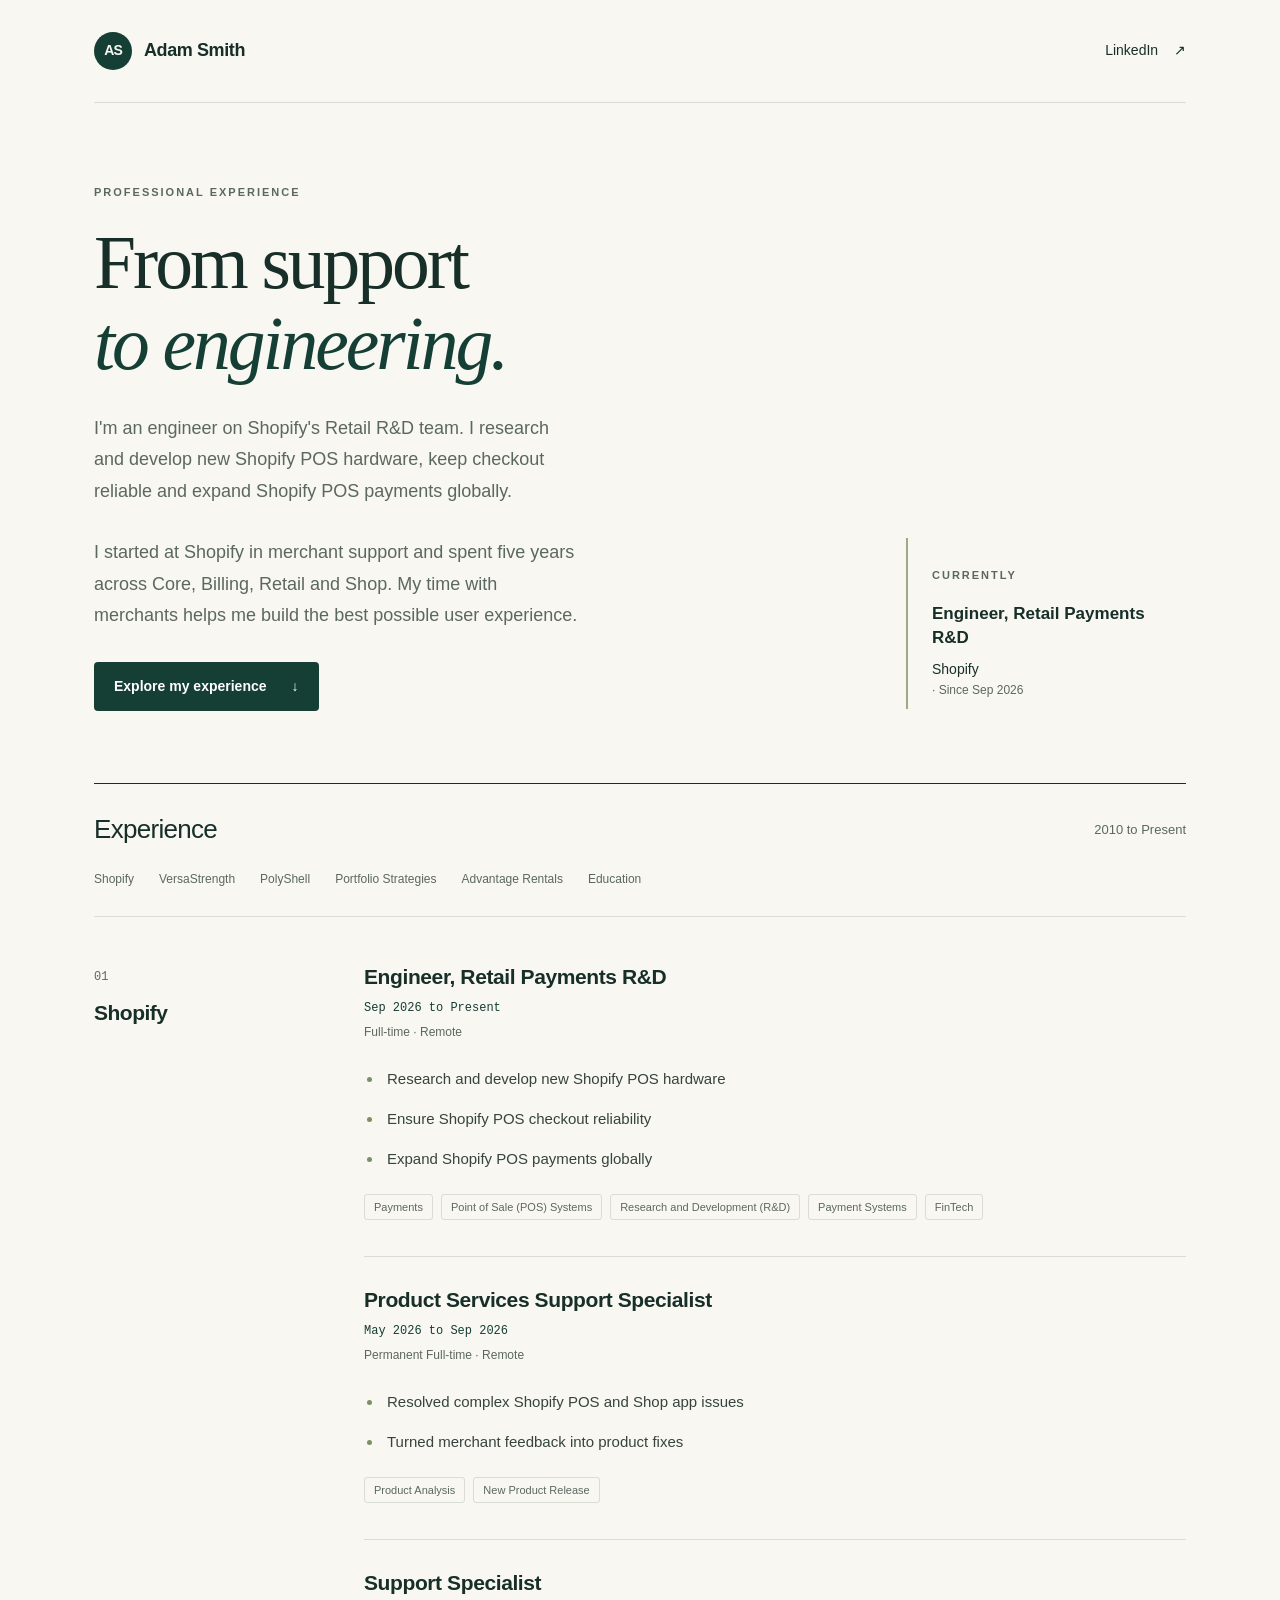
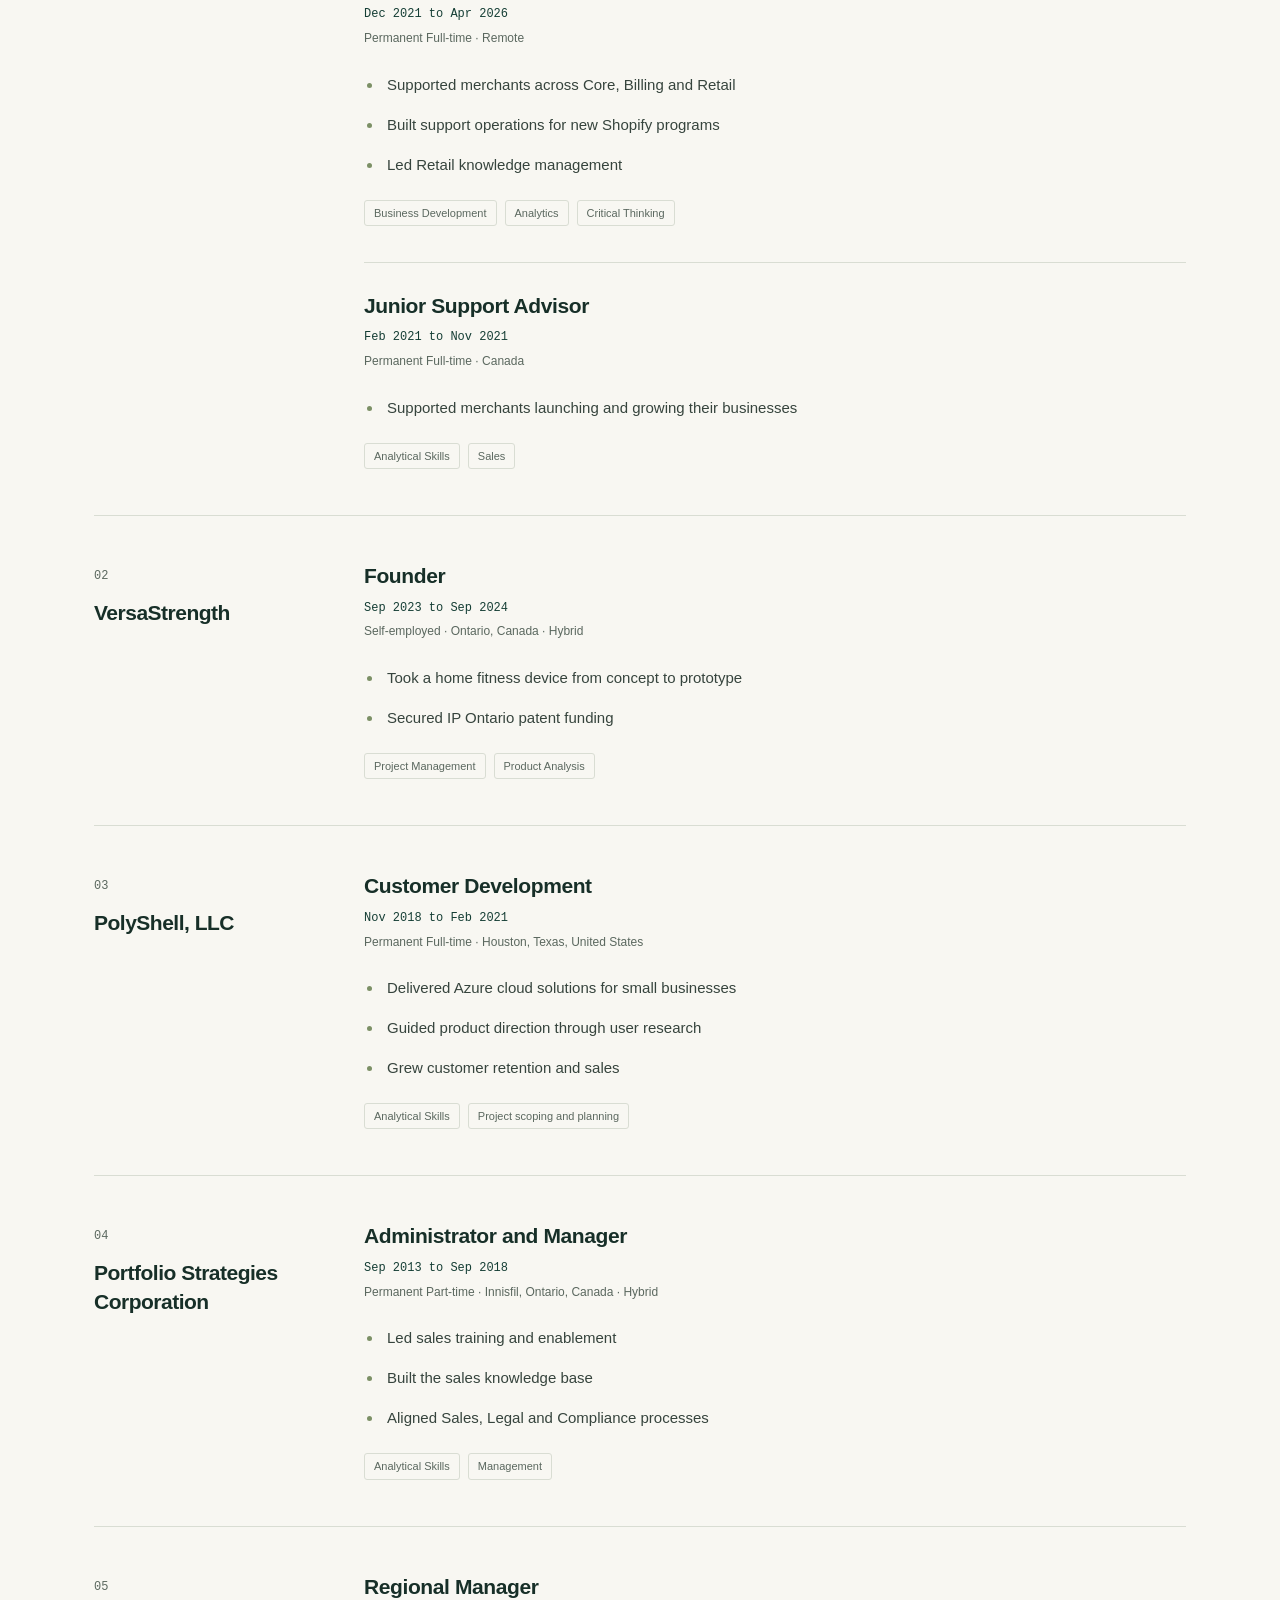
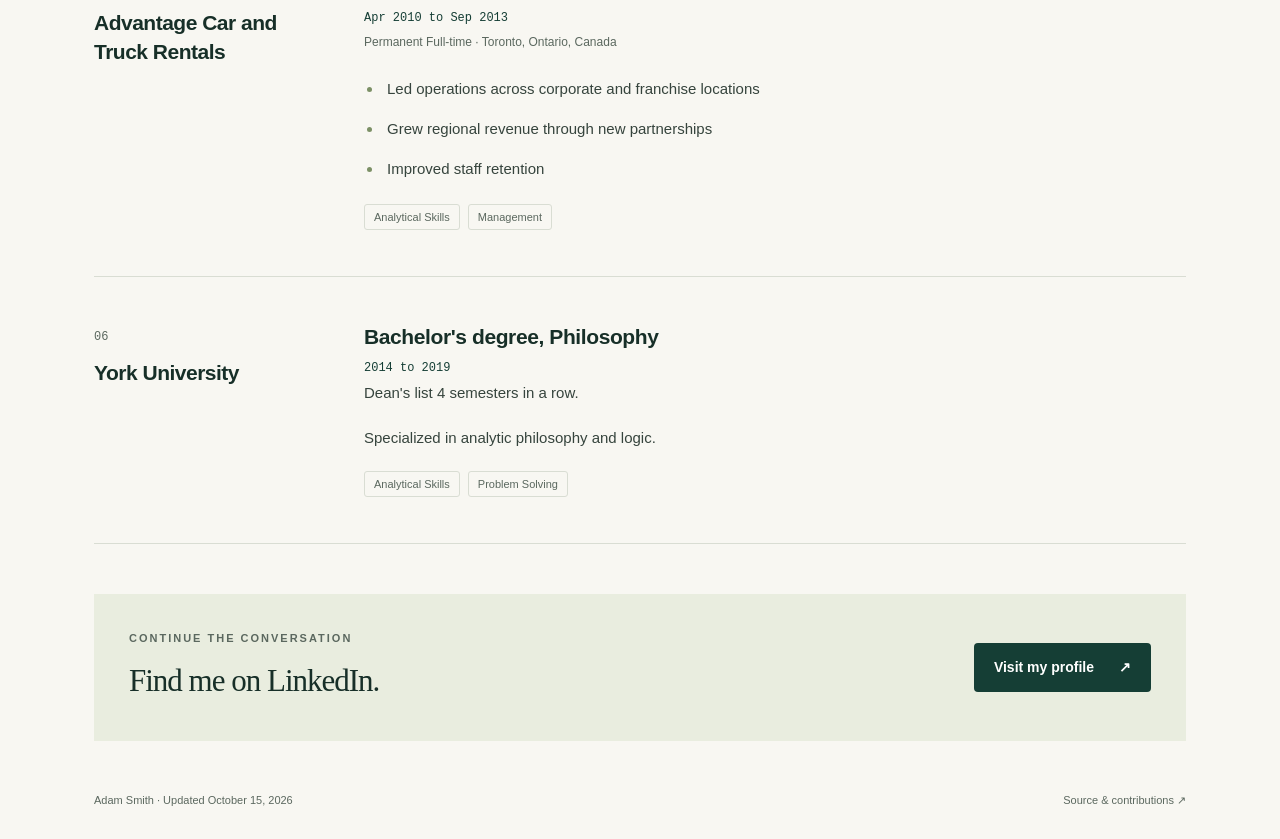
<file: index.html>
<!doctype html>
<html lang="en">
<head>
  <meta charset="utf-8">
  <meta name="viewport" content="width=device-width, initial-scale=1">
  <title>Adam Smith | Professional experience</title>
  <meta name="description" content="Adam Smith’s professional experience across Shopify, VersaStrength, customer development and operations.">
  <meta name="theme-color" content="#153e35">
  <link rel="stylesheet" href="./styles.css">
  <link rel="icon" href="./favicon.svg" type="image/svg+xml">
</head>
<body id="top">
  <a class="skip-link" href="#experience">Skip to experience</a>
  <div class="page">
    <header class="site-header">
      <a class="brand" href="#top"><span class="monogram" aria-hidden="true">AS</span>Adam Smith</a>
      <a class="header-link" href="https://www.linkedin.com/in/adam-smith-5bb8661ab/">LinkedIn <span aria-hidden="true">↗</span></a>
    </header>
    <main>
      <section class="hero" aria-labelledby="intro-heading">
        <div>
          <p class="eyebrow">Professional experience</p>
          <h1 id="intro-heading">From support<br><em>to engineering.</em></h1>
          <p class="intro">I&#x27;m an engineer on Shopify&#x27;s Retail R&amp;D team. I research and develop new Shopify POS hardware, keep checkout reliable and expand Shopify POS payments globally.</p><p class="intro">I started at Shopify in merchant support and spent five years across Core, Billing, Retail and Shop. My time with merchants helps me build the best possible user experience.</p>
          <a class="button" href="#experience">Explore my experience <span aria-hidden="true">↓</span></a>
        </div>
        <aside class="now" aria-label="Current roles">
          <p class="eyebrow">Currently</p>
          <p class="now-title">Engineer, Retail Payments R&amp;D</p><p>Shopify <span>· Since Sep 2026</span></p>
        </aside>
      </section>
      <div class="experience-top" id="experience"><h2>Experience</h2><p>2010 to Present</p></div>
      <nav class="company-nav" aria-label="Jump to company"><a href="#shopify">Shopify</a><a href="#versastrength">VersaStrength</a><a href="#polyshell">PolyShell</a><a href="#portfolio-strategies">Portfolio Strategies</a><a href="#advantage">Advantage Rentals</a><a href="#education">Education</a></nav>
      <section class="company" id="shopify" aria-labelledby="shopify-heading">
      <div class="company-label"><span class="company-number">01</span><h2 id="shopify-heading">Shopify</h2></div>
      <div class="company-roles"><article class="role">
          <div class="role-heading"><h3>Engineer, Retail Payments R&amp;D</h3><p class="dates">Sep 2026 to Present</p></div>
          <p class="meta">Full-time · Remote</p>
          <div class="role-body"><ul><li>Research and develop new Shopify POS hardware</li><li>Ensure Shopify POS checkout reliability</li><li>Expand Shopify POS payments globally</li></ul></div>
          <div class="skills" aria-label="Listed skills"><span>Payments</span><span>Point of Sale (POS) Systems</span><span>Research and Development (R&amp;D)</span><span>Payment Systems</span><span>FinTech</span></div>
        </article><article class="role">
          <div class="role-heading"><h3>Product Services Support Specialist</h3><p class="dates">May 2026 to Sep 2026</p></div>
          <p class="meta">Permanent Full-time · Remote</p>
          <div class="role-body"><ul><li>Resolved complex Shopify POS and Shop app issues</li><li>Turned merchant feedback into product fixes</li></ul></div>
          <div class="skills" aria-label="Listed skills"><span>Product Analysis</span><span>New Product Release</span></div>
        </article><article class="role">
          <div class="role-heading"><h3>Support Specialist</h3><p class="dates">Dec 2021 to Apr 2026</p></div>
          <p class="meta">Permanent Full-time · Remote</p>
          <div class="role-body"><ul><li>Supported merchants across Core, Billing and Retail</li><li>Built support operations for new Shopify programs</li><li>Led Retail knowledge management</li></ul></div>
          <div class="skills" aria-label="Listed skills"><span>Business Development</span><span>Analytics</span><span>Critical Thinking</span></div>
        </article><article class="role">
          <div class="role-heading"><h3>Junior Support Advisor</h3><p class="dates">Feb 2021 to Nov 2021</p></div>
          <p class="meta">Permanent Full-time · Canada</p>
          <div class="role-body"><ul><li>Supported merchants launching and growing their businesses</li></ul></div>
          <div class="skills" aria-label="Listed skills"><span>Analytical Skills</span><span>Sales</span></div>
        </article></div>
    </section><section class="company" id="versastrength" aria-labelledby="versastrength-heading">
      <div class="company-label"><span class="company-number">02</span><h2 id="versastrength-heading">VersaStrength</h2></div>
      <div class="company-roles"><article class="role">
          <div class="role-heading"><h3>Founder</h3><p class="dates">Sep 2023 to Sep 2024</p></div>
          <p class="meta">Self-employed · Ontario, Canada · Hybrid</p>
          <div class="role-body"><ul><li>Took a home fitness device from concept to prototype</li><li>Secured IP Ontario patent funding</li></ul></div>
          <div class="skills" aria-label="Listed skills"><span>Project Management</span><span>Product Analysis</span></div>
        </article></div>
    </section><section class="company" id="polyshell" aria-labelledby="polyshell-heading">
      <div class="company-label"><span class="company-number">03</span><h2 id="polyshell-heading">PolyShell, LLC</h2></div>
      <div class="company-roles"><article class="role">
          <div class="role-heading"><h3>Customer Development</h3><p class="dates">Nov 2018 to Feb 2021</p></div>
          <p class="meta">Permanent Full-time · Houston, Texas, United States</p>
          <div class="role-body"><ul><li>Delivered Azure cloud solutions for small businesses</li><li>Guided product direction through user research</li><li>Grew customer retention and sales</li></ul></div>
          <div class="skills" aria-label="Listed skills"><span>Analytical Skills</span><span>Project scoping and planning</span></div>
        </article></div>
    </section><section class="company" id="portfolio-strategies" aria-labelledby="portfolio-strategies-heading">
      <div class="company-label"><span class="company-number">04</span><h2 id="portfolio-strategies-heading">Portfolio Strategies Corporation</h2></div>
      <div class="company-roles"><article class="role">
          <div class="role-heading"><h3>Administrator and Manager</h3><p class="dates">Sep 2013 to Sep 2018</p></div>
          <p class="meta">Permanent Part-time · Innisfil, Ontario, Canada · Hybrid</p>
          <div class="role-body"><ul><li>Led sales training and enablement</li><li>Built the sales knowledge base</li><li>Aligned Sales, Legal and Compliance processes</li></ul></div>
          <div class="skills" aria-label="Listed skills"><span>Analytical Skills</span><span>Management</span></div>
        </article></div>
    </section><section class="company" id="advantage" aria-labelledby="advantage-heading">
      <div class="company-label"><span class="company-number">05</span><h2 id="advantage-heading">Advantage Car and Truck Rentals</h2></div>
      <div class="company-roles"><article class="role">
          <div class="role-heading"><h3>Regional Manager</h3><p class="dates">Apr 2010 to Sep 2013</p></div>
          <p class="meta">Permanent Full-time · Toronto, Ontario, Canada</p>
          <div class="role-body"><ul><li>Led operations across corporate and franchise locations</li><li>Grew regional revenue through new partnerships</li><li>Improved staff retention</li></ul></div>
          <div class="skills" aria-label="Listed skills"><span>Analytical Skills</span><span>Management</span></div>
        </article></div>
    </section>
      <section class="company" id="education" aria-labelledby="education-heading">
      <div class="company-label"><span class="company-number">06</span><h2 id="education-heading">York University</h2></div>
      <div class="company-roles"><article class="role">
          <div class="role-heading"><h3>Bachelor&#x27;s degree, Philosophy</h3><p class="dates">2014 to 2019</p></div>
          <div class="role-body"><p>Dean&#x27;s list 4 semesters in a row.</p><p>Specialized in analytic philosophy and logic.</p></div>
          <div class="skills" aria-label="Listed skills"><span>Analytical Skills</span><span>Problem Solving</span></div>
        </article></div>
    </section>
      <section class="connect" aria-labelledby="connect-heading">
        <div><p class="eyebrow">Continue the conversation</p><h2 id="connect-heading">Find me on LinkedIn.</h2></div>
        <a class="button" href="https://www.linkedin.com/in/adam-smith-5bb8661ab/">Visit my profile <span aria-hidden="true">↗</span></a>
      </section>
    </main>
    <footer><p>Adam Smith <span>· Updated October 15, 2026</span></p><a href="https://github.com/AdamQJSmith/linkedin-profile">Source &amp; contributions <span aria-hidden="true">↗</span></a></footer>
  </div>
</body>
</html>
</file>
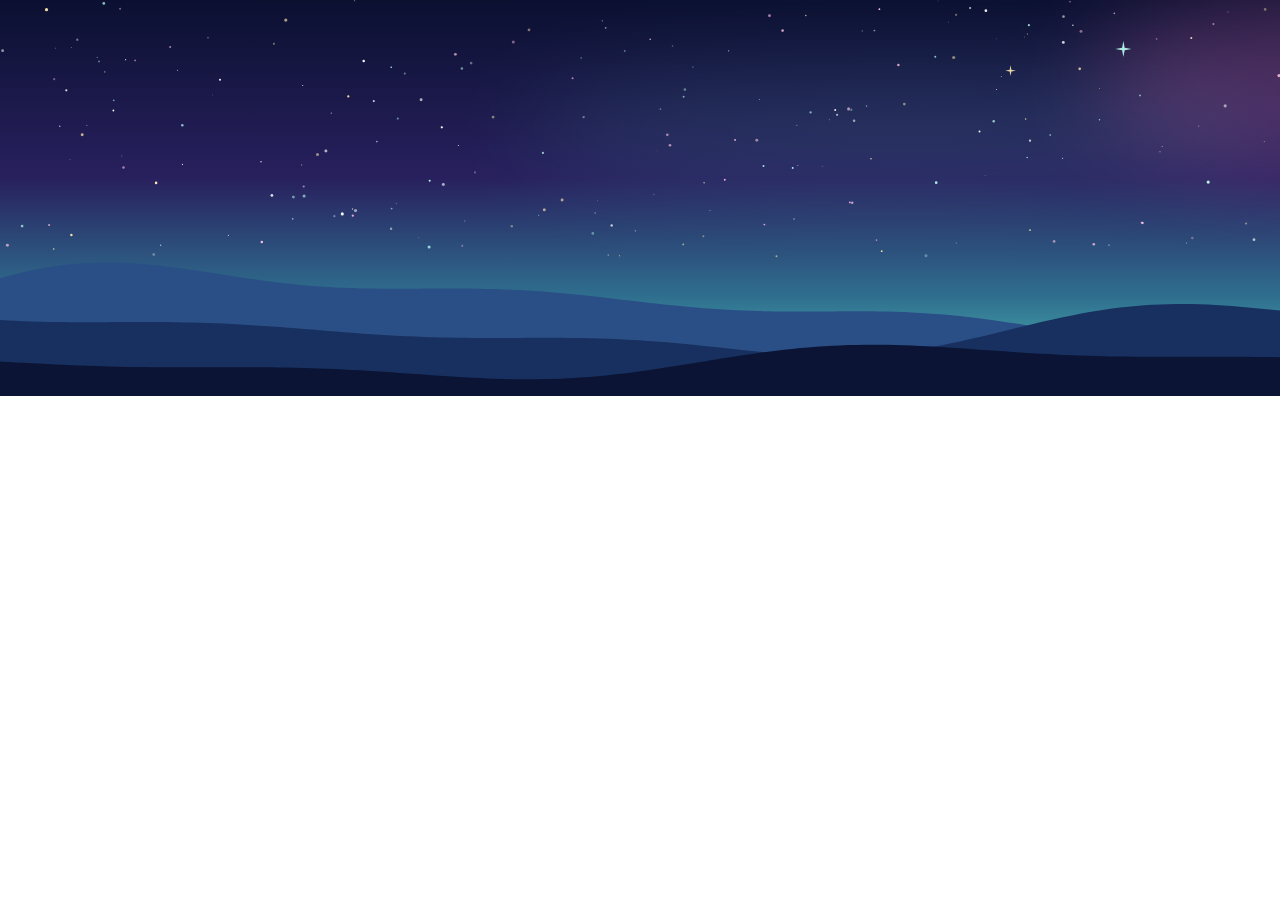
<file: assets/banner/linkedin-banner.html>
<!doctype html><html><head><style>html,body{margin:0}</style></head><body><svg xmlns="http://www.w3.org/2000/svg" width="1584" height="396" viewBox="0 0 1584 396">
<defs>
 <linearGradient id="skyv" x1="0" y1="0" x2="0" y2="1"><stop offset="0" stop-color="#0b1031"/><stop offset="0.45" stop-color="#28205e"/><stop offset="0.75" stop-color="#2f6f8f"/><stop offset="1" stop-color="#53c6b8"/></linearGradient>
 <radialGradient id="plv" cx=".35" cy=".35" r=".75"><stop offset="0" stop-color="#ffd6a0"/><stop offset=".55" stop-color="#f07a6a"/><stop offset="1" stop-color="#7a2a7a"/></radialGradient>
 <filter id="blurv" x="-60%" y="-200%" width="220%" height="500%"><feGaussianBlur stdDeviation="48"/></filter>
 <filter id="glowv" x="-50%" y="-50%" width="200%" height="200%"><feGaussianBlur stdDeviation="10"/></filter>
</defs>
<rect width="1584" height="396" fill="url(#skyv)"/>
<ellipse cx="900" cy="130" rx="380" ry="60" fill="#5ad1c8" opacity=".13" filter="url(#blurv)"/>
<ellipse cx="1350" cy="80" rx="260" ry="90" fill="#ff7ac0" opacity=".22" filter="url(#blurv)"/>
<circle cx="376.9" cy="141.5" r="0.84" fill="#ffc2e6" opacity="0.76"/>
<circle cx="103.8" cy="3.4" r="1.40" fill="#b9fff2" opacity="0.71"/>
<circle cx="303.7" cy="186.5" r="1.05" fill="#ffc2e6" opacity="0.61"/>
<circle cx="1363.9" cy="60.3" r="0.58" fill="#ffc2e6" opacity="0.83"/>
<circle cx="1063.5" cy="16.6" r="1.31" fill="#ffffff" opacity="0.55"/>
<circle cx="49.1" cy="225.0" r="0.97" fill="#ffc2e6" opacity="0.81"/>
<circle cx="1459.0" cy="102.7" r="1.36" fill="#ffc2e6" opacity="0.98"/>
<circle cx="212.5" cy="95.0" r="0.44" fill="#ffc2e6" opacity="0.49"/>
<circle cx="1529.3" cy="113.4" r="1.15" fill="#b9fff2" opacity="0.62"/>
<circle cx="1320.2" cy="149.2" r="1.04" fill="#ffc2e6" opacity="0.73"/>
<circle cx="1432.3" cy="177.3" r="1.51" fill="#b9fff2" opacity="0.99"/>
<circle cx="1063.3" cy="42.4" r="1.43" fill="#ffffff" opacity="0.81"/>
<circle cx="334.4" cy="216.2" r="1.09" fill="#b9fff2" opacity="0.43"/>
<circle cx="763.5" cy="166.1" r="0.98" fill="#b9fff2" opacity="0.87"/>
<circle cx="650.2" cy="39.2" r="0.75" fill="#ffc2e6" opacity="0.92"/>
<circle cx="70.0" cy="159.8" r="0.45" fill="#b9fff2" opacity="0.71"/>
<circle cx="1460.3" cy="72.6" r="0.68" fill="#ffffff" opacity="0.55"/>
<circle cx="121.9" cy="155.9" r="0.44" fill="#ffe9b0" opacity="0.98"/>
<circle cx="461.9" cy="68.5" r="1.23" fill="#b9fff2" opacity="0.55"/>
<circle cx="1518.5" cy="233.1" r="0.85" fill="#ffc2e6" opacity="0.92"/>
<circle cx="611.7" cy="225.4" r="1.22" fill="#ffffff" opacity="0.75"/>
<circle cx="1489.9" cy="131.8" r="0.92" fill="#ffe9b0" opacity="0.96"/>
<circle cx="692.9" cy="67.1" r="0.76" fill="#b9fff2" opacity="0.36"/>
<circle cx="657.7" cy="150.8" r="0.42" fill="#ffe9b0" opacity="0.39"/>
<circle cx="993.7" cy="121.2" r="1.22" fill="#b9fff2" opacity="0.75"/>
<circle cx="441.8" cy="127.3" r="1.11" fill="#ffffff" opacity="0.98"/>
<circle cx="397.8" cy="118.6" r="1.11" fill="#b9fff2" opacity="0.47"/>
<circle cx="293.4" cy="197.1" r="1.41" fill="#b9fff2" opacity="0.55"/>
<circle cx="597.4" cy="200.8" r="0.43" fill="#ffe9b0" opacity="0.55"/>
<circle cx="352.5" cy="209.0" r="0.69" fill="#ffe9b0" opacity="0.79"/>
<circle cx="1028.9" cy="25.2" r="1.12" fill="#b9fff2" opacity="0.79"/>
<circle cx="355.5" cy="210.5" r="1.55" fill="#ffffff" opacity="0.57"/>
<circle cx="1030.0" cy="230.1" r="0.94" fill="#ffe9b0" opacity="0.86"/>
<circle cx="53.7" cy="249.0" r="0.78" fill="#ffe9b0" opacity="0.91"/>
<circle cx="538.7" cy="215.3" r="0.50" fill="#b9fff2" opacity="0.73"/>
<circle cx="667.3" cy="134.8" r="1.42" fill="#ffc2e6" opacity="0.58"/>
<circle cx="660.4" cy="109.1" r="0.89" fill="#ffc2e6" opacity="0.45"/>
<circle cx="7.4" cy="245.2" r="1.46" fill="#ffc2e6" opacity="0.71"/>
<circle cx="1561.4" cy="186.5" r="0.44" fill="#ffc2e6" opacity="0.89"/>
<circle cx="1050.2" cy="134.9" r="0.75" fill="#b9fff2" opacity="0.93"/>
<circle cx="1364.7" cy="223.1" r="1.57" fill="#ffffff" opacity="0.88"/>
<circle cx="71.4" cy="234.9" r="1.23" fill="#ffe9b0" opacity="0.93"/>
<circle cx="1425.1" cy="150.0" r="0.42" fill="#ffffff" opacity="0.46"/>
<circle cx="475.0" cy="172.4" r="1.03" fill="#ffc2e6" opacity="0.38"/>
<circle cx="1446.3" cy="29.5" r="0.55" fill="#ffc2e6" opacity="0.88"/>
<circle cx="97.2" cy="57.4" r="0.55" fill="#ffffff" opacity="0.46"/>
<circle cx="1254.0" cy="239.7" r="1.37" fill="#ffffff" opacity="0.67"/>
<circle cx="904.3" cy="104.1" r="1.31" fill="#ffe9b0" opacity="0.52"/>
<circle cx="835.2" cy="110.0" r="0.97" fill="#ffffff" opacity="0.91"/>
<circle cx="1228.0" cy="12.0" r="0.46" fill="#ffc2e6" opacity="0.98"/>
<circle cx="1353.4" cy="22.4" r="1.00" fill="#b9fff2" opacity="0.45"/>
<circle cx="113.7" cy="100.3" r="0.87" fill="#b9fff2" opacity="0.58"/>
<circle cx="302.7" cy="85.5" r="0.55" fill="#ffffff" opacity="0.82"/>
<circle cx="602.3" cy="20.8" r="0.61" fill="#b9fff2" opacity="0.65"/>
<circle cx="1030.0" cy="140.7" r="1.16" fill="#ffffff" opacity="0.75"/>
<circle cx="683.6" cy="96.8" r="1.00" fill="#b9fff2" opacity="0.62"/>
<circle cx="1099.5" cy="119.8" r="0.69" fill="#b9fff2" opacity="0.80"/>
<circle cx="113.4" cy="110.5" r="0.91" fill="#ffffff" opacity="0.96"/>
<circle cx="592.8" cy="233.4" r="1.35" fill="#b9fff2" opacity="0.43"/>
<circle cx="1093.8" cy="244.2" r="1.28" fill="#ffc2e6" opacity="0.78"/>
<circle cx="1162.2" cy="146.6" r="0.52" fill="#ffffff" opacity="0.66"/>
<circle cx="373.8" cy="101.1" r="1.03" fill="#ffffff" opacity="0.78"/>
<circle cx="595.2" cy="213.1" r="0.81" fill="#ffffff" opacity="0.37"/>
<circle cx="182.3" cy="125.3" r="1.24" fill="#b9fff2" opacity="0.73"/>
<circle cx="1265.2" cy="9.4" r="1.32" fill="#ffe9b0" opacity="0.42"/>
<circle cx="1186.4" cy="243.0" r="0.47" fill="#b9fff2" opacity="0.92"/>
<circle cx="285.8" cy="20.1" r="1.60" fill="#ffe9b0" opacity="0.65"/>
<circle cx="1109.0" cy="245.1" r="0.70" fill="#ffc2e6" opacity="0.96"/>
<circle cx="881.7" cy="251.2" r="0.85" fill="#ffe9b0" opacity="0.98"/>
<circle cx="653.9" cy="194.3" r="0.59" fill="#ffc2e6" opacity="0.45"/>
<circle cx="635.3" cy="230.8" r="0.60" fill="#ffc2e6" opacity="0.84"/>
<circle cx="1451.9" cy="134.5" r="0.93" fill="#ffe9b0" opacity="0.44"/>
<circle cx="1191.3" cy="38.1" r="1.02" fill="#ffe9b0" opacity="0.90"/>
<circle cx="852.2" cy="202.7" r="1.21" fill="#ffc2e6" opacity="0.74"/>
<circle cx="926.0" cy="255.8" r="1.47" fill="#b9fff2" opacity="0.37"/>
<circle cx="759.5" cy="99.5" r="0.61" fill="#b9fff2" opacity="0.51"/>
<circle cx="764.4" cy="224.6" r="0.90" fill="#ffc2e6" opacity="0.81"/>
<circle cx="325.9" cy="150.9" r="1.48" fill="#ffffff" opacity="0.66"/>
<circle cx="1141.6" cy="222.7" r="0.88" fill="#ffffff" opacity="0.65"/>
<circle cx="363.7" cy="61.0" r="1.26" fill="#ffffff" opacity="0.97"/>
<circle cx="1352.5" cy="62.9" r="0.63" fill="#b9fff2" opacity="0.44"/>
<circle cx="985.1" cy="175.5" r="0.44" fill="#b9fff2" opacity="0.46"/>
<circle cx="71.3" cy="47.6" r="0.51" fill="#ffffff" opacity="0.43"/>
<circle cx="418.5" cy="237.6" r="0.44" fill="#ffc2e6" opacity="0.73"/>
<circle cx="1070.0" cy="1.8" r="0.80" fill="#ffc2e6" opacity="0.60"/>
<circle cx="123.5" cy="167.5" r="1.29" fill="#ffc2e6" opacity="0.60"/>
<circle cx="862.3" cy="31.0" r="0.73" fill="#ffc2e6" opacity="0.42"/>
<circle cx="1405.3" cy="236.3" r="0.52" fill="#b9fff2" opacity="0.79"/>
<circle cx="583.6" cy="117.1" r="1.20" fill="#b9fff2" opacity="0.42"/>
<circle cx="1496.0" cy="88.0" r="1.08" fill="#ffffff" opacity="0.78"/>
<circle cx="805.8" cy="15.5" r="0.75" fill="#ffe9b0" opacity="0.77"/>
<circle cx="1156.6" cy="38.9" r="0.84" fill="#ffc2e6" opacity="0.43"/>
<circle cx="1476.0" cy="36.8" r="0.80" fill="#ffc2e6" opacity="0.71"/>
<circle cx="1025.6" cy="119.0" r="0.77" fill="#ffe9b0" opacity="0.81"/>
<circle cx="170.2" cy="47.1" r="1.06" fill="#ffc2e6" opacity="0.58"/>
<circle cx="421.1" cy="99.7" r="1.45" fill="#ffffff" opacity="0.66"/>
<circle cx="429.7" cy="180.8" r="1.02" fill="#b9fff2" opacity="0.96"/>
<circle cx="710.0" cy="210.4" r="0.48" fill="#ffc2e6" opacity="0.90"/>
<circle cx="177.6" cy="70.3" r="0.52" fill="#ffffff" opacity="0.72"/>
<circle cx="1441.4" cy="29.1" r="1.24" fill="#ffc2e6" opacity="0.79"/>
<circle cx="619.6" cy="255.7" r="0.55" fill="#ffe9b0" opacity="0.91"/>
<circle cx="1264.3" cy="141.6" r="0.60" fill="#ffe9b0" opacity="0.48"/>
<circle cx="396.2" cy="203.2" r="0.44" fill="#ffc2e6" opacity="0.93"/>
<circle cx="1503.7" cy="99.6" r="1.06" fill="#b9fff2" opacity="0.76"/>
<circle cx="1547.5" cy="178.5" r="0.76" fill="#ffc2e6" opacity="0.37"/>
<circle cx="301.7" cy="164.9" r="0.53" fill="#ffe9b0" opacity="0.67"/>
<circle cx="829.4" cy="119.7" r="0.63" fill="#ffe9b0" opacity="0.37"/>
<circle cx="792.7" cy="167.9" r="0.93" fill="#b9fff2" opacity="0.97"/>
<circle cx="1413.0" cy="35.3" r="1.35" fill="#ffffff" opacity="0.37"/>
<circle cx="979.5" cy="131.5" r="1.00" fill="#ffffff" opacity="0.95"/>
<circle cx="511.8" cy="226.3" r="1.23" fill="#ffe9b0" opacity="0.40"/>
<circle cx="1329.1" cy="201.6" r="0.44" fill="#ffffff" opacity="0.83"/>
<circle cx="544.3" cy="209.7" r="1.52" fill="#ffe9b0" opacity="0.63"/>
<circle cx="1198.8" cy="126.1" r="0.53" fill="#ffffff" opacity="0.62"/>
<circle cx="1338.9" cy="183.5" r="0.87" fill="#ffc2e6" opacity="0.80"/>
<circle cx="851.3" cy="109.7" r="1.18" fill="#b9fff2" opacity="0.37"/>
<circle cx="724.8" cy="179.7" r="0.93" fill="#ffc2e6" opacity="0.93"/>
<circle cx="1140.0" cy="95.4" r="0.85" fill="#b9fff2" opacity="0.74"/>
<circle cx="354.6" cy="0.7" r="0.65" fill="#b9fff2" opacity="0.44"/>
<circle cx="728.6" cy="50.8" r="0.65" fill="#ffe9b0" opacity="0.73"/>
<circle cx="797.8" cy="165.5" r="0.57" fill="#ffe9b0" opacity="0.64"/>
<circle cx="292.7" cy="218.8" r="0.88" fill="#b9fff2" opacity="0.62"/>
<circle cx="1114.3" cy="13.3" r="0.88" fill="#ffc2e6" opacity="0.67"/>
<circle cx="1439.8" cy="229.6" r="0.69" fill="#ffc2e6" opacity="0.66"/>
<circle cx="261.0" cy="161.8" r="0.82" fill="#ffffff" opacity="0.74"/>
<circle cx="1279.0" cy="75.6" r="1.58" fill="#ffc2e6" opacity="0.86"/>
<circle cx="1523.3" cy="127.0" r="1.07" fill="#ffffff" opacity="0.88"/>
<circle cx="996.5" cy="89.6" r="0.51" fill="#ffc2e6" opacity="0.98"/>
<circle cx="938.1" cy="1.0" r="0.44" fill="#ffffff" opacity="0.36"/>
<circle cx="796.8" cy="125.3" r="0.63" fill="#b9fff2" opacity="0.48"/>
<circle cx="1542.6" cy="124.0" r="1.36" fill="#b9fff2" opacity="0.96"/>
<circle cx="54.2" cy="79.2" r="1.13" fill="#ffc2e6" opacity="0.41"/>
<circle cx="464.8" cy="221.0" r="0.54" fill="#ffc2e6" opacity="0.71"/>
<circle cx="849.8" cy="202.4" r="0.88" fill="#ffc2e6" opacity="0.89"/>
<circle cx="876.5" cy="240.1" r="0.84" fill="#ffc2e6" opacity="0.63"/>
<circle cx="704.1" cy="182.7" r="0.81" fill="#ffe9b0" opacity="0.68"/>
<circle cx="1192.3" cy="237.9" r="1.24" fill="#ffc2e6" opacity="0.38"/>
<circle cx="271.9" cy="195.4" r="1.39" fill="#ffffff" opacity="0.84"/>
<circle cx="1072.9" cy="25.2" r="0.68" fill="#ffffff" opacity="0.92"/>
<circle cx="1381.7" cy="117.0" r="1.48" fill="#b9fff2" opacity="1.00"/>
<circle cx="2.6" cy="50.7" r="1.34" fill="#ffffff" opacity="0.57"/>
<circle cx="493.1" cy="117.1" r="1.39" fill="#ffe9b0" opacity="0.51"/>
<circle cx="77.3" cy="39.7" r="1.17" fill="#ffffff" opacity="0.42"/>
<circle cx="455.4" cy="54.3" r="1.42" fill="#ffc2e6" opacity="0.68"/>
<circle cx="1437.0" cy="82.9" r="1.46" fill="#ffe9b0" opacity="0.65"/>
<circle cx="985.9" cy="10.7" r="1.37" fill="#ffffff" opacity="0.91"/>
<circle cx="160.6" cy="245.2" r="0.71" fill="#ffffff" opacity="0.65"/>
<circle cx="352.8" cy="215.7" r="1.14" fill="#ffc2e6" opacity="0.84"/>
<circle cx="1380.8" cy="90.0" r="1.12" fill="#ffc2e6" opacity="0.86"/>
<circle cx="462.3" cy="245.7" r="0.93" fill="#ffc2e6" opacity="0.48"/>
<circle cx="854.1" cy="120.7" r="1.27" fill="#ffffff" opacity="0.57"/>
<circle cx="304.1" cy="195.9" r="1.51" fill="#b9fff2" opacity="0.62"/>
<circle cx="1027.1" cy="157.5" r="0.66" fill="#b9fff2" opacity="0.89"/>
<circle cx="99.0" cy="61.4" r="0.93" fill="#b9fff2" opacity="0.49"/>
<circle cx="261.8" cy="242.0" r="1.27" fill="#ffc2e6" opacity="0.96"/>
<circle cx="848.6" cy="108.9" r="1.54" fill="#ffc2e6" opacity="0.66"/>
<circle cx="1225.2" cy="105.8" r="1.60" fill="#ffffff" opacity="0.54"/>
<circle cx="1479.8" cy="48.0" r="0.52" fill="#ffe9b0" opacity="0.54"/>
<circle cx="822.8" cy="166.2" r="0.45" fill="#ffe9b0" opacity="0.53"/>
<circle cx="684.9" cy="89.6" r="1.29" fill="#b9fff2" opacity="0.44"/>
<circle cx="703.4" cy="236.2" r="0.93" fill="#ffe9b0" opacity="0.45"/>
<circle cx="1208.2" cy="182.1" r="1.57" fill="#b9fff2" opacity="0.96"/>
<circle cx="683.2" cy="244.4" r="0.97" fill="#ffe9b0" opacity="0.58"/>
<circle cx="1350.7" cy="74.1" r="0.96" fill="#b9fff2" opacity="0.87"/>
<circle cx="471.1" cy="63.1" r="1.37" fill="#ffffff" opacity="0.36"/>
<circle cx="996.5" cy="38.8" r="0.43" fill="#ffffff" opacity="0.35"/>
<circle cx="1558.1" cy="206.2" r="0.83" fill="#b9fff2" opacity="0.99"/>
<circle cx="55.6" cy="48.1" r="0.42" fill="#ffc2e6" opacity="0.94"/>
<circle cx="1323.5" cy="156.9" r="1.37" fill="#ffc2e6" opacity="0.55"/>
<circle cx="391.6" cy="208.6" r="0.90" fill="#b9fff2" opacity="0.57"/>
<circle cx="46.5" cy="9.7" r="1.60" fill="#ffe9b0" opacity="0.94"/>
<circle cx="1280.8" cy="64.3" r="0.56" fill="#ffc2e6" opacity="0.68"/>
<circle cx="1316.3" cy="143.5" r="0.74" fill="#ffe9b0" opacity="0.38"/>
<circle cx="769.5" cy="15.7" r="1.38" fill="#ffc2e6" opacity="0.65"/>
<circle cx="1054.1" cy="241.4" r="1.38" fill="#ffc2e6" opacity="0.59"/>
<circle cx="1001.3" cy="76.4" r="0.49" fill="#ffe9b0" opacity="0.99"/>
<circle cx="866.6" cy="106.1" r="0.82" fill="#ffc2e6" opacity="0.53"/>
<circle cx="404.8" cy="73.6" r="1.04" fill="#b9fff2" opacity="0.44"/>
<circle cx="59.8" cy="126.2" r="0.68" fill="#ffc2e6" opacity="0.96"/>
<circle cx="970.1" cy="8.0" r="1.09" fill="#ffffff" opacity="0.67"/>
<circle cx="443.3" cy="184.4" r="1.49" fill="#ffffff" opacity="0.63"/>
<circle cx="120.1" cy="8.7" r="0.98" fill="#ffc2e6" opacity="0.48"/>
<circle cx="1458.4" cy="47.1" r="0.86" fill="#ffc2e6" opacity="0.56"/>
<circle cx="429.1" cy="247.0" r="1.53" fill="#b9fff2" opacity="0.75"/>
<circle cx="879.4" cy="9.2" r="0.90" fill="#ffc2e6" opacity="0.99"/>
<circle cx="125.6" cy="59.7" r="0.64" fill="#ffffff" opacity="0.80"/>
<circle cx="182.4" cy="164.4" r="0.55" fill="#ffffff" opacity="0.96"/>
<circle cx="1543.4" cy="179.9" r="0.92" fill="#ffc2e6" opacity="0.65"/>
<circle cx="458.4" cy="145.5" r="0.61" fill="#ffc2e6" opacity="0.97"/>
<circle cx="228.4" cy="235.4" r="0.61" fill="#ffc2e6" opacity="0.79"/>
<circle cx="1024.7" cy="37.0" r="0.47" fill="#ffe9b0" opacity="0.55"/>
<circle cx="1027.5" cy="34.0" r="0.58" fill="#ffe9b0" opacity="0.70"/>
<circle cx="605.7" cy="27.8" r="0.87" fill="#ffffff" opacity="0.53"/>
<circle cx="208.0" cy="37.8" r="0.55" fill="#b9fff2" opacity="0.96"/>
<circle cx="956.2" cy="243.0" r="0.41" fill="#b9fff2" opacity="1.00"/>
<circle cx="1552.2" cy="63.9" r="0.83" fill="#ffc2e6" opacity="0.42"/>
<circle cx="1341.4" cy="122.9" r="1.29" fill="#ffc2e6" opacity="0.72"/>
<circle cx="735.1" cy="139.9" r="0.93" fill="#ffc2e6" opacity="0.89"/>
<circle cx="317.5" cy="154.5" r="1.52" fill="#ffe9b0" opacity="0.55"/>
<circle cx="1360.3" cy="249.3" r="0.78" fill="#ffe9b0" opacity="0.43"/>
<circle cx="956.1" cy="14.8" r="1.14" fill="#ffe9b0" opacity="0.42"/>
<circle cx="22.1" cy="226.1" r="1.35" fill="#b9fff2" opacity="0.69"/>
<circle cx="1213.4" cy="24.1" r="1.05" fill="#ffc2e6" opacity="0.56"/>
<circle cx="935.3" cy="56.8" r="0.95" fill="#b9fff2" opacity="0.76"/>
<circle cx="936.2" cy="182.7" r="1.33" fill="#b9fff2" opacity="0.91"/>
<circle cx="1323.0" cy="74.6" r="1.57" fill="#b9fff2" opacity="0.47"/>
<circle cx="953.7" cy="57.5" r="1.59" fill="#ffe9b0" opacity="0.53"/>
<circle cx="1531.6" cy="117.8" r="0.97" fill="#ffe9b0" opacity="0.99"/>
<circle cx="837.1" cy="114.8" r="1.14" fill="#ffffff" opacity="0.62"/>
<circle cx="871.0" cy="158.7" r="0.75" fill="#ffe9b0" opacity="0.91"/>
<circle cx="608.3" cy="255.1" r="0.84" fill="#ffe9b0" opacity="0.39"/>
<circle cx="782.6" cy="30.6" r="1.28" fill="#ffc2e6" opacity="0.81"/>
<circle cx="572.6" cy="78.2" r="1.01" fill="#ffc2e6" opacity="0.64"/>
<circle cx="1438.1" cy="178.2" r="0.53" fill="#ffc2e6" opacity="0.45"/>
<circle cx="348.3" cy="96.4" r="1.14" fill="#ffe9b0" opacity="0.93"/>
<circle cx="331.3" cy="113.1" r="0.64" fill="#ffffff" opacity="0.70"/>
<circle cx="1459.4" cy="138.9" r="1.28" fill="#ffe9b0" opacity="0.64"/>
<circle cx="1081.0" cy="31.4" r="1.46" fill="#ffc2e6" opacity="0.50"/>
<circle cx="220.0" cy="79.7" r="1.06" fill="#ffffff" opacity="0.89"/>
<circle cx="948.6" cy="22.1" r="0.43" fill="#b9fff2" opacity="0.60"/>
<circle cx="776.5" cy="256.3" r="0.97" fill="#ffe9b0" opacity="0.60"/>
<circle cx="810.6" cy="112.4" r="1.15" fill="#b9fff2" opacity="0.63"/>
<circle cx="153.7" cy="254.6" r="1.23" fill="#ffffff" opacity="0.39"/>
<circle cx="1389.4" cy="194.0" r="0.79" fill="#ffffff" opacity="0.56"/>
<circle cx="1445.7" cy="164.2" r="0.51" fill="#b9fff2" opacity="0.77"/>
<circle cx="1396.4" cy="58.8" r="0.79" fill="#ffc2e6" opacity="0.97"/>
<circle cx="82.2" cy="134.7" r="1.48" fill="#ffe9b0" opacity="0.72"/>
<circle cx="135.1" cy="60.4" r="0.96" fill="#ffc2e6" opacity="0.54"/>
<circle cx="1555.6" cy="172.0" r="1.03" fill="#ffe9b0" opacity="0.72"/>
<circle cx="542.9" cy="152.9" r="1.10" fill="#b9fff2" opacity="0.75"/>
<circle cx="562.1" cy="199.9" r="1.49" fill="#ffe9b0" opacity="0.64"/>
<circle cx="1142.6" cy="223.0" r="1.16" fill="#ffc2e6" opacity="0.92"/>
<circle cx="342.3" cy="213.9" r="1.53" fill="#ffffff" opacity="0.95"/>
<circle cx="794.0" cy="219.0" r="0.78" fill="#ffffff" opacity="0.56"/>
<circle cx="391.1" cy="228.8" r="1.22" fill="#ffffff" opacity="0.50"/>
<circle cx="581.2" cy="58.1" r="0.74" fill="#b9fff2" opacity="0.52"/>
<circle cx="1099.5" cy="88.5" r="0.53" fill="#ffe9b0" opacity="0.55"/>
<circle cx="273.9" cy="43.8" r="0.98" fill="#ffe9b0" opacity="0.49"/>
<circle cx="1062.6" cy="158.4" r="0.61" fill="#ffc2e6" opacity="0.74"/>
<circle cx="672.5" cy="46.1" r="0.76" fill="#b9fff2" opacity="0.39"/>
<circle cx="1246.1" cy="223.5" r="0.99" fill="#ffe9b0" opacity="0.52"/>
<circle cx="1423.5" cy="178.3" r="0.67" fill="#ffc2e6" opacity="0.57"/>
<circle cx="1576.9" cy="125.6" r="0.61" fill="#ffc2e6" opacity="0.57"/>
<circle cx="1160.0" cy="151.7" r="0.53" fill="#ffe9b0" opacity="0.90"/>
<circle cx="756.8" cy="140.2" r="1.44" fill="#ffc2e6" opacity="0.59"/>
<circle cx="66.3" cy="90.3" r="1.16" fill="#ffffff" opacity="0.81"/>
<circle cx="1545.1" cy="154.1" r="1.10" fill="#b9fff2" opacity="0.70"/>
<circle cx="1565.7" cy="217.4" r="1.30" fill="#b9fff2" opacity="0.95"/>
<circle cx="670.0" cy="145.3" r="1.32" fill="#ffc2e6" opacity="0.66"/>
<circle cx="898.4" cy="65.0" r="1.24" fill="#ffc2e6" opacity="0.81"/>
<circle cx="513.3" cy="42.1" r="1.50" fill="#ffc2e6" opacity="0.46"/>
<circle cx="624.7" cy="51.0" r="0.89" fill="#b9fff2" opacity="0.42"/>
<circle cx="86.8" cy="125.4" r="0.64" fill="#ffe9b0" opacity="0.43"/>
<circle cx="874.4" cy="30.5" r="0.86" fill="#b9fff2" opacity="0.61"/>
<circle cx="104.7" cy="71.9" r="0.78" fill="#b9fff2" opacity="0.43"/>
<circle cx="1501.6" cy="124.0" r="0.92" fill="#b9fff2" opacity="0.59"/>
<circle cx="1079.7" cy="68.8" r="1.34" fill="#ffe9b0" opacity="0.78"/>
<circle cx="391.2" cy="67.2" r="0.82" fill="#b9fff2" opacity="0.94"/>
<circle cx="156.1" cy="182.9" r="1.30" fill="#ffe9b0" opacity="0.99"/>
<circle cx="529.0" cy="29.9" r="1.39" fill="#ffe9b0" opacity="0.46"/>
<g opacity=".9" fill="#b9fff2"><path d="M1123.3771583988187 40.98611912380969 L1124.6656056487059 47.75046718571698 L1131.429953710613 49.03891443560408 L1124.6656056487059 50.32736168549118 L1123.3771583988187 57.09170974739847 L1122.0887111489315 50.32736168549118 L1115.3243630870243 49.03891443560408 L1122.0887111489315 47.75046718571698 Z"/></g>
<g opacity=".9" fill="#ffc2e6"><path d="M1445.4428477624717 72.71463331981671 L1446.653863460219 79.07246573299035 L1453.0116958733927 80.28348143073771 L1446.653863460219 81.49449712848507 L1445.4428477624717 87.8523295416587 L1444.2318320647244 81.49449712848507 L1437.8739996515508 80.28348143073771 L1444.2318320647244 79.07246573299035 Z"/></g>
<g opacity=".9" fill="#b9fff2"><path d="M1553.556710549614 71.481825318878 L1554.640231590608 77.17031078409545 L1560.3287170558253 78.25383182508925 L1554.640231590608 79.33735286608305 L1553.556710549614 85.0258383313005 L1552.4731895086202 79.33735286608305 L1546.7847040434028 78.25383182508925 L1552.4731895086202 77.17031078409545 Z"/></g>
<g opacity=".9" fill="#ffe9b0"><path d="M1010.5283964200623 65.35044133518915 L1011.3731239078516 69.7852606460825 L1015.8079432187449 70.62998813387172 L1011.3731239078516 71.47471562166093 L1010.5283964200623 75.9095349325543 L1009.6836689322731 71.47471562166093 L1005.2488496213798 70.62998813387172 L1009.6836689322731 69.7852606460825 Z"/></g>
<circle cx="1480" cy="70" r="18" fill="#c6fff6"/>
<circle cx="1488" cy="64" r="18" fill="#0b1031" opacity=".55"/>
<path d="M0,396 L0,278.2 L8,276.0 L16,273.9 L24,272.0 L32,270.3 L40,268.7 L48,267.3 L56,266.0 L64,265.0 L72,264.1 L80,263.5 L88,263.0 L96,262.6 L104,262.5 L112,262.5 L120,262.7 L128,263.0 L136,263.5 L144,264.1 L152,264.9 L160,265.7 L168,266.7 L176,267.7 L184,268.8 L192,269.9 L200,271.1 L208,272.3 L216,273.6 L224,274.8 L232,276.1 L240,277.3 L248,278.5 L256,279.6 L264,280.7 L272,281.7 L280,282.7 L288,283.6 L296,284.5 L304,285.2 L312,285.9 L320,286.5 L328,287.0 L336,287.5 L344,287.8 L352,288.1 L360,288.4 L368,288.5 L376,288.6 L384,288.7 L392,288.7 L400,288.7 L408,288.7 L416,288.7 L424,288.6 L432,288.6 L440,288.5 L448,288.5 L456,288.5 L464,288.5 L472,288.6 L480,288.7 L488,288.9 L496,289.1 L504,289.4 L512,289.7 L520,290.1 L528,290.5 L536,291.0 L544,291.6 L552,292.3 L560,292.9 L568,293.7 L576,294.5 L584,295.3 L592,296.2 L600,297.1 L608,298.0 L616,298.9 L624,299.9 L632,300.8 L640,301.7 L648,302.7 L656,303.6 L664,304.5 L672,305.3 L680,306.1 L688,306.8 L696,307.6 L704,308.2 L712,308.8 L720,309.3 L728,309.8 L736,310.2 L744,310.6 L752,310.8 L760,311.1 L768,311.3 L776,311.4 L784,311.5 L792,311.5 L800,311.5 L808,311.5 L816,311.5 L824,311.4 L832,311.4 L840,311.3 L848,311.3 L856,311.3 L864,311.3 L872,311.3 L880,311.4 L888,311.6 L896,311.8 L904,312.1 L912,312.4 L920,312.9 L928,313.4 L936,313.9 L944,314.6 L952,315.3 L960,316.1 L968,317.0 L976,318.0 L984,319.0 L992,320.1 L1000,321.2 L1008,322.4 L1016,323.6 L1024,324.8 L1032,326.1 L1040,327.3 L1048,328.5 L1056,329.7 L1064,330.9 L1072,332.0 L1080,333.1 L1088,334.0 L1096,334.9 L1104,335.7 L1112,336.3 L1120,336.8 L1128,337.2 L1136,337.4 L1144,337.5 L1152,337.4 L1160,337.2 L1168,336.7 L1176,336.1 L1184,335.3 L1192,334.3 L1200,333.1 L1208,331.7 L1216,330.2 L1224,328.5 L1232,326.6 L1240,324.6 L1248,322.5 L1256,320.2 L1264,317.7 L1272,315.2 L1280,312.6 L1288,309.9 L1296,307.2 L1304,304.4 L1312,301.5 L1320,298.7 L1328,295.9 L1336,293.1 L1344,290.3 L1352,287.6 L1360,285.0 L1368,282.4 L1376,280.0 L1384,277.7 L1392,275.5 L1400,273.5 L1408,271.6 L1416,269.9 L1424,268.4 L1432,267.0 L1440,265.8 L1448,264.8 L1456,264.0 L1464,263.3 L1472,262.9 L1480,262.6 L1488,262.5 L1496,262.5 L1504,262.8 L1512,263.1 L1520,263.6 L1528,264.3 L1536,265.0 L1544,265.9 L1552,266.9 L1560,267.9 L1568,269.0 L1576,270.2 L1584,271.4 L1592,272.6 L1600,273.8 L1608,275.1 L1616,276.3 L1584,396 Z" fill="#2a4f86"/>
<path d="M0,396 L0,320.0 L8,320.4 L16,320.8 L24,321.2 L32,321.4 L40,321.7 L48,321.9 L56,322.0 L64,322.1 L72,322.2 L80,322.2 L88,322.2 L96,322.2 L104,322.2 L112,322.1 L120,322.1 L128,322.1 L136,322.0 L144,322.0 L152,322.0 L160,322.1 L168,322.1 L176,322.2 L184,322.4 L192,322.5 L200,322.7 L208,323.0 L216,323.3 L224,323.6 L232,324.0 L240,324.4 L248,324.9 L256,325.4 L264,325.9 L272,326.5 L280,327.0 L288,327.7 L296,328.3 L304,328.9 L312,329.6 L320,330.2 L328,330.9 L336,331.5 L344,332.2 L352,332.8 L360,333.4 L368,333.9 L376,334.5 L384,335.0 L392,335.5 L400,335.9 L408,336.3 L416,336.6 L424,336.9 L432,337.2 L440,337.4 L448,337.6 L456,337.7 L464,337.8 L472,337.9 L480,338.0 L488,338.0 L496,338.0 L504,337.9 L512,337.9 L520,337.9 L528,337.8 L536,337.8 L544,337.8 L552,337.8 L560,337.8 L568,337.9 L576,338.0 L584,338.1 L592,338.3 L600,338.5 L608,338.7 L616,339.1 L624,339.4 L632,339.9 L640,340.3 L648,340.9 L656,341.5 L664,342.1 L672,342.8 L680,343.5 L688,344.3 L696,345.1 L704,345.9 L712,346.8 L720,347.6 L728,348.5 L736,349.3 L744,350.2 L752,351.0 L760,351.8 L768,352.5 L776,353.2 L784,353.9 L792,354.4 L800,354.9 L808,355.3 L816,355.6 L824,355.9 L832,356.0 L840,356.0 L848,355.8 L856,355.6 L864,355.2 L872,354.7 L880,354.1 L888,353.3 L896,352.5 L904,351.5 L912,350.3 L920,349.1 L928,347.8 L936,346.3 L944,344.8 L952,343.1 L960,341.4 L968,339.6 L976,337.8 L984,335.9 L992,334.0 L1000,332.0 L1008,330.1 L1016,328.1 L1024,326.2 L1032,324.2 L1040,322.3 L1048,320.5 L1056,318.7 L1064,317.0 L1072,315.4 L1080,313.8 L1088,312.3 L1096,311.0 L1104,309.7 L1112,308.6 L1120,307.6 L1128,306.7 L1136,306.0 L1144,305.3 L1152,304.8 L1160,304.4 L1168,304.2 L1176,304.1 L1184,304.0 L1192,304.1 L1200,304.3 L1208,304.6 L1216,305.0 L1224,305.5 L1232,306.1 L1240,306.7 L1248,307.4 L1256,308.2 L1264,308.9 L1272,309.8 L1280,310.6 L1288,311.5 L1296,312.3 L1304,313.2 L1312,314.0 L1320,314.9 L1328,315.7 L1336,316.4 L1344,317.2 L1352,317.8 L1360,318.5 L1368,319.1 L1376,319.6 L1384,320.1 L1392,320.5 L1400,320.9 L1408,321.2 L1416,321.5 L1424,321.7 L1432,321.9 L1440,322.0 L1448,322.1 L1456,322.2 L1464,322.2 L1472,322.2 L1480,322.2 L1488,322.2 L1496,322.1 L1504,322.1 L1512,322.1 L1520,322.0 L1528,322.0 L1536,322.0 L1544,322.1 L1552,322.2 L1560,322.3 L1568,322.4 L1576,322.6 L1584,322.8 L1592,323.0 L1600,323.3 L1608,323.7 L1616,324.1 L1584,396 Z" fill="#18305f"/>
<path d="M0,396 L0,361.5 L8,361.9 L16,362.4 L24,362.8 L32,363.2 L40,363.6 L48,364.1 L56,364.4 L64,364.8 L72,365.2 L80,365.5 L88,365.8 L96,366.1 L104,366.3 L112,366.5 L120,366.7 L128,366.9 L136,367.0 L144,367.1 L152,367.2 L160,367.3 L168,367.3 L176,367.3 L184,367.3 L192,367.3 L200,367.3 L208,367.3 L216,367.2 L224,367.2 L232,367.2 L240,367.2 L248,367.2 L256,367.2 L264,367.3 L272,367.3 L280,367.4 L288,367.6 L296,367.7 L304,367.9 L312,368.2 L320,368.4 L328,368.7 L336,369.1 L344,369.4 L352,369.9 L360,370.3 L368,370.8 L376,371.3 L384,371.8 L392,372.3 L400,372.9 L408,373.5 L416,374.0 L424,374.6 L432,375.2 L440,375.7 L448,376.3 L456,376.8 L464,377.3 L472,377.7 L480,378.1 L488,378.5 L496,378.8 L504,379.0 L512,379.2 L520,379.3 L528,379.3 L536,379.3 L544,379.1 L552,378.9 L560,378.7 L568,378.3 L576,377.8 L584,377.3 L592,376.7 L600,375.9 L608,375.2 L616,374.3 L624,373.4 L632,372.4 L640,371.3 L648,370.2 L656,369.0 L664,367.8 L672,366.6 L680,365.3 L688,364.0 L696,362.7 L704,361.4 L712,360.1 L720,358.8 L728,357.5 L736,356.3 L744,355.1 L752,353.9 L760,352.8 L768,351.7 L776,350.7 L784,349.8 L792,348.9 L800,348.1 L808,347.4 L816,346.8 L824,346.2 L832,345.8 L840,345.4 L848,345.1 L856,344.9 L864,344.7 L872,344.7 L880,344.7 L888,344.8 L896,345.0 L904,345.2 L912,345.5 L920,345.9 L928,346.3 L936,346.7 L944,347.2 L952,347.7 L960,348.2 L968,348.8 L976,349.4 L984,349.9 L992,350.5 L1000,351.1 L1008,351.6 L1016,352.2 L1024,352.7 L1032,353.2 L1040,353.7 L1048,354.1 L1056,354.5 L1064,354.9 L1072,355.2 L1080,355.6 L1088,355.8 L1096,356.1 L1104,356.2 L1112,356.4 L1120,356.5 L1128,356.6 L1136,356.7 L1144,356.8 L1152,356.8 L1160,356.8 L1168,356.8 L1176,356.8 L1184,356.8 L1192,356.7 L1200,356.7 L1208,356.7 L1216,356.7 L1224,356.7 L1232,356.7 L1240,356.7 L1248,356.8 L1256,356.9 L1264,357.0 L1272,357.1 L1280,357.3 L1288,357.5 L1296,357.7 L1304,357.9 L1312,358.2 L1320,358.5 L1328,358.8 L1336,359.2 L1344,359.5 L1352,359.9 L1360,360.3 L1368,360.7 L1376,361.2 L1384,361.6 L1392,362.0 L1400,362.5 L1408,362.9 L1416,363.3 L1424,363.7 L1432,364.1 L1440,364.5 L1448,364.9 L1456,365.2 L1464,365.6 L1472,365.8 L1480,366.1 L1488,366.4 L1496,366.6 L1504,366.7 L1512,366.9 L1520,367.0 L1528,367.1 L1536,367.2 L1544,367.3 L1552,367.3 L1560,367.3 L1568,367.3 L1576,367.3 L1584,367.3 L1592,367.3 L1600,367.2 L1608,367.2 L1616,367.2 L1584,396 Z" fill="#0b1435"/>
</svg></body></html>
</file>
<file: styles.css>
:root{color-scheme:light;--paper:#f8f7f2;--ink:#172f28;--muted:#5b685f;--green:#153e35;--line:#d9ddd3;--accent:#dce9a9}
*{box-sizing:border-box}
html{scroll-behavior:smooth;scroll-padding-top:28px}
body{margin:0;background:var(--paper);color:var(--ink);font-family:Arial,Helvetica,sans-serif;font-size:16px;line-height:1.65;-webkit-font-smoothing:antialiased}
a{color:inherit;text-underline-offset:5px}
a:focus-visible{outline:3px solid #9b581a;outline-offset:6px;border-radius:2px}
a:hover{text-decoration:underline}
.page{max-width:1220px;margin:auto;padding:0 64px}
.site-header{display:flex;align-items:center;justify-content:space-between;padding:32px 0;border-bottom:1px solid var(--line);gap:24px}
.brand{display:flex;align-items:center;gap:12px;font-weight:700;text-decoration:none;font-size:18px;letter-spacing:-.4px}
.monogram{display:grid;place-items:center;background:var(--green);color:var(--paper);width:38px;height:38px;font-size:14px;letter-spacing:-1px;border-radius:50%}
.header-link{text-decoration:none;font-size:14px}
.header-link span{margin-left:12px}
.hero{display:grid;grid-template-columns:minmax(0,1fr) 280px;align-items:end;gap:70px;padding:80px 0 72px}
.eyebrow{text-transform:uppercase;font-size:11px;letter-spacing:2px;font-weight:700;margin:0 0 22px;color:var(--muted)}
h1{font-family:Georgia,'Times New Roman',serif;font-weight:400;letter-spacing:-3px;font-size:clamp(48px,5.9vw,76px);line-height:1.07;margin:0 0 28px}
h1 em{color:var(--green);font-weight:400}
.intro{max-width:490px;font-size:18px;line-height:1.75;color:var(--muted);margin:0 0 30px}
.button{display:inline-flex;align-items:center;gap:25px;padding:13px 20px;background:var(--green);color:white;border-radius:4px;text-decoration:none;font-size:14px;font-weight:600}
.button:hover{background:#245748;text-decoration:none}
.now{padding:28px 0 0 24px;border-left:2px solid #9cab85;margin-bottom:2px;font-size:14px}
.now .eyebrow{margin-bottom:18px}
.now p{margin:0 0 8px}
.now .now-title{font-size:17px;font-weight:600;line-height:1.4}
.now span{color:var(--muted);display:block;font-size:12px}
.now hr{border:0;border-top:1px solid var(--line);margin:22px 0}
.experience-top{display:flex;align-items:center;justify-content:space-between;gap:16px;border-top:1px solid var(--ink);padding:24px 0 16px}
.experience-top h2{font-weight:500;font-size:26px;letter-spacing:-.7px;margin:0}
.experience-top p{font-size:13px;color:var(--muted);margin:0}
.company-nav{display:flex;flex-wrap:wrap;gap:8px 25px;padding-bottom:25px;border-bottom:1px solid var(--line)}
.company-nav a{text-decoration:none;font-size:12px;line-height:2;color:var(--muted)}
.company-nav a:hover{color:var(--green);text-decoration:underline}
.company{display:grid;grid-template-columns:230px minmax(0,1fr);gap:40px;padding:45px 0 10px;border-bottom:1px solid var(--line);scroll-margin-top:25px}
.company-label h2{font-size:21px;font-weight:600;letter-spacing:-.5px;line-height:1.4;margin:10px 0 24px;max-width:220px}
.company-number{font-family:monospace;font-size:12px;color:var(--muted)}
.role{padding-bottom:36px;margin-bottom:28px;border-bottom:1px solid var(--line)}
.role:last-child{border-bottom:0;margin-bottom:0}
.role-heading h3{font-size:21px;letter-spacing:-.4px;margin:0;line-height:1.4;font-weight:600}
.dates{font-family:monospace;font-size:12px;color:var(--green);margin:8px 0 0}
.meta{font-size:12px;color:var(--muted);margin:4px 0 22px}
.role-body{font-size:15px;line-height:1.8;color:#36443d}
.role-body p{margin:0 0 18px}
.role-body ul{padding-left:19px;margin:0 0 22px}
.role-body li{padding-left:4px;margin-bottom:13px}
.role-body li::marker{color:#7c9066}
.skills{display:flex;flex-wrap:wrap;gap:6px 8px;margin-top:20px}
.skills span{font-size:11px;border:1px solid var(--line);padding:3px 9px;border-radius:3px;color:var(--muted)}
.connect{display:flex;justify-content:space-between;align-items:center;gap:30px;background:#e9eddf;padding:35px;margin:50px 0}
.connect .eyebrow{margin-bottom:8px}
.connect h2{font-family:Georgia,'Times New Roman',serif;font-size:31px;font-weight:400;letter-spacing:-1px;margin:0}
footer{display:flex;align-items:center;justify-content:space-between;gap:20px;padding:0 0 30px;color:var(--muted);font-size:11px}
footer p{margin:0}footer a{text-decoration:none}
.skip-link{position:absolute;top:-100px;left:20px;padding:10px;background:var(--green);color:white;z-index:10}
.skip-link:focus{top:10px}
@media(max-width:900px){.page{padding:0 32px}.hero{gap:35px;grid-template-columns:minmax(0,1fr) 230px}.company{grid-template-columns:180px minmax(0,1fr);gap:28px}}
@media(max-width:650px){.page{padding:0 22px}.site-header{padding:22px 0}.hero{grid-template-columns:1fr;padding:48px 0 40px;gap:38px}h1{font-size:54px;letter-spacing:-2px}.intro{font-size:17px}.now{padding:0 0 0 18px}.now span{display:inline}.company{grid-template-columns:1fr;gap:5px;padding:30px 0 0}.company-label{display:flex;align-items:baseline;gap:12px}.company-label h2{font-size:19px;max-width:none;margin:0 0 22px}.role-heading h3{font-size:20px}.company-nav{gap:5px 17px}.connect{padding:25px;align-items:flex-start;flex-direction:column;gap:22px;margin:35px 0}.connect h2{font-size:29px}footer{align-items:flex-start;flex-direction:column;gap:10px}footer span{display:block}.role{padding-bottom:26px;margin-bottom:26px}}
@media(prefers-reduced-motion:reduce){html{scroll-behavior:auto}}
@media print{body{background:white;color:black;font-size:11pt}.page{max-width:none;padding:0}.site-header{padding:0 0 12px}.hero{padding:20px 0;gap:30px}h1{font-size:36px}.company-nav,.button,.connect,.skip-link{display:none}.company{display:block;padding-top:20px}.company-label{display:flex;gap:12px;align-items:baseline}.company-label h2{max-width:none;margin:0 0 10px}.role{padding-bottom:14px;margin-bottom:14px}.role-heading,.company-label{break-after:avoid}.role-body li{break-inside:avoid}footer{padding-top:15px}}
</file>
